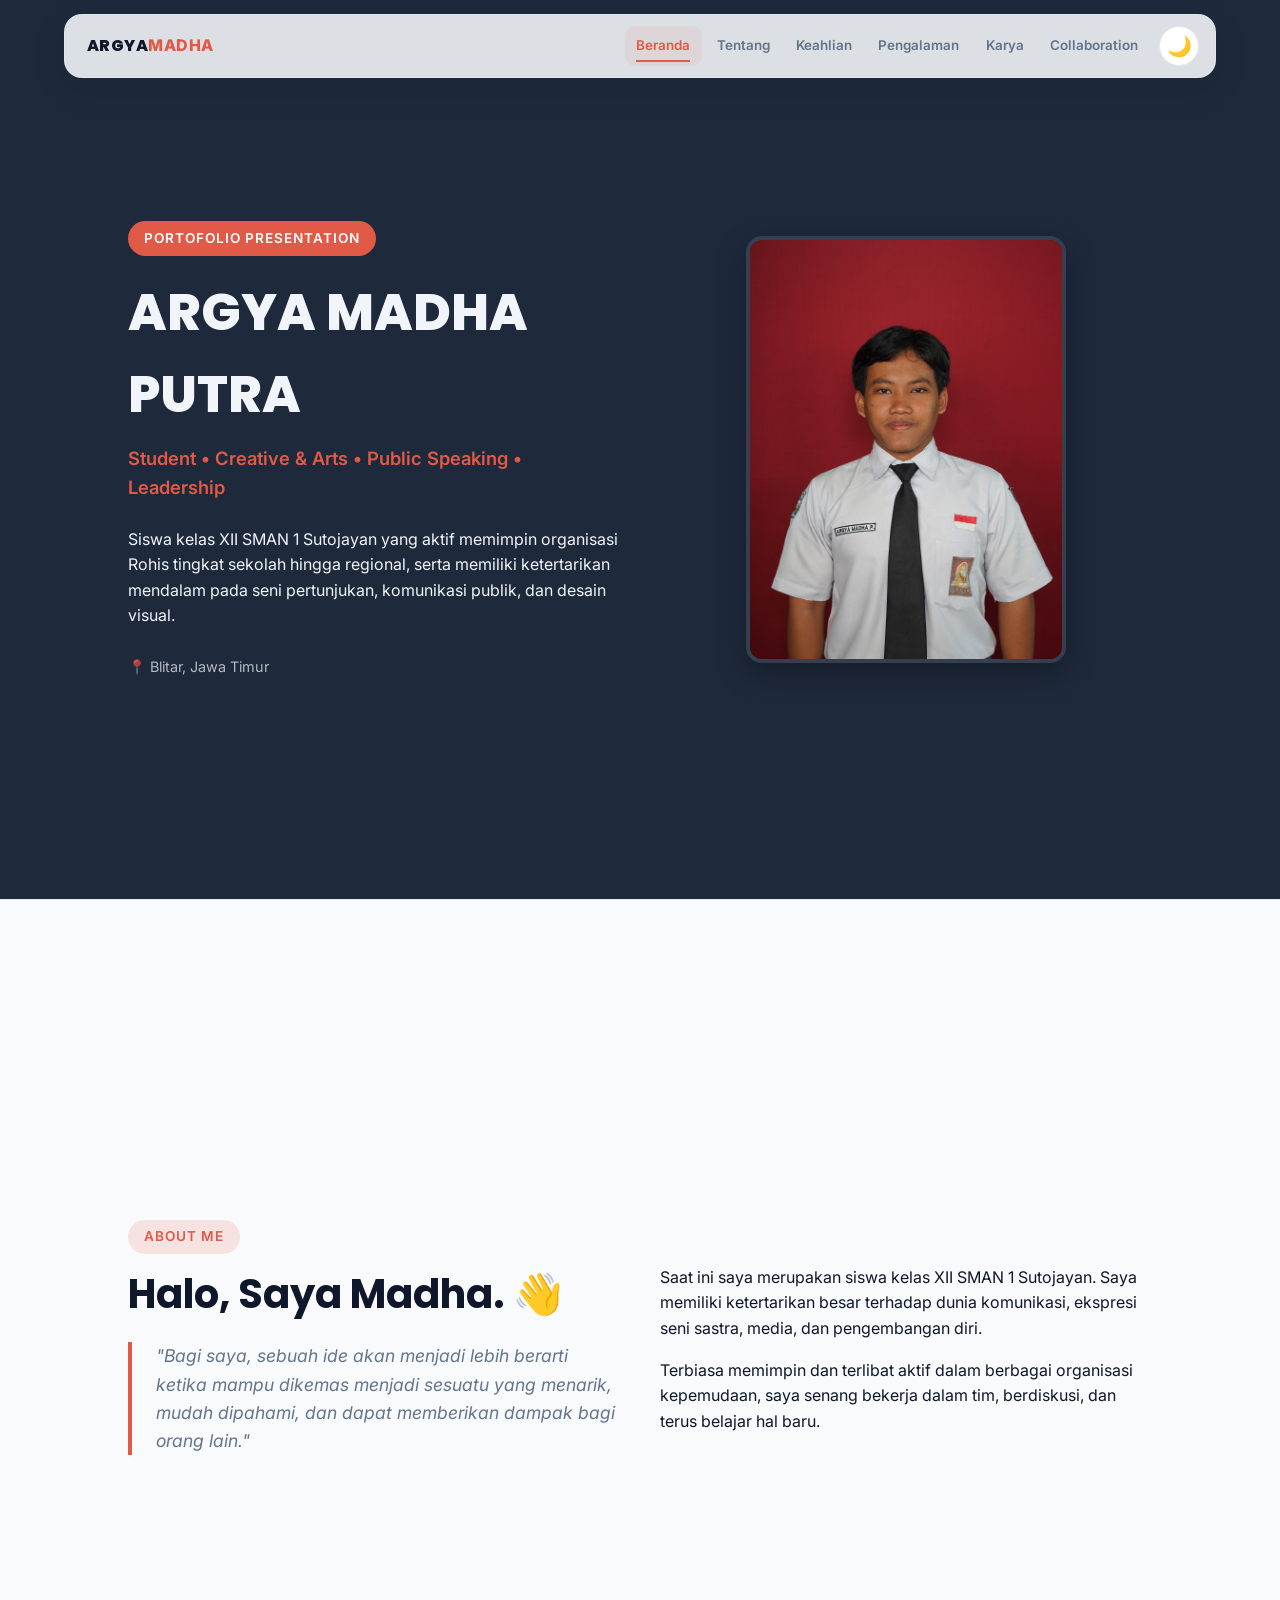
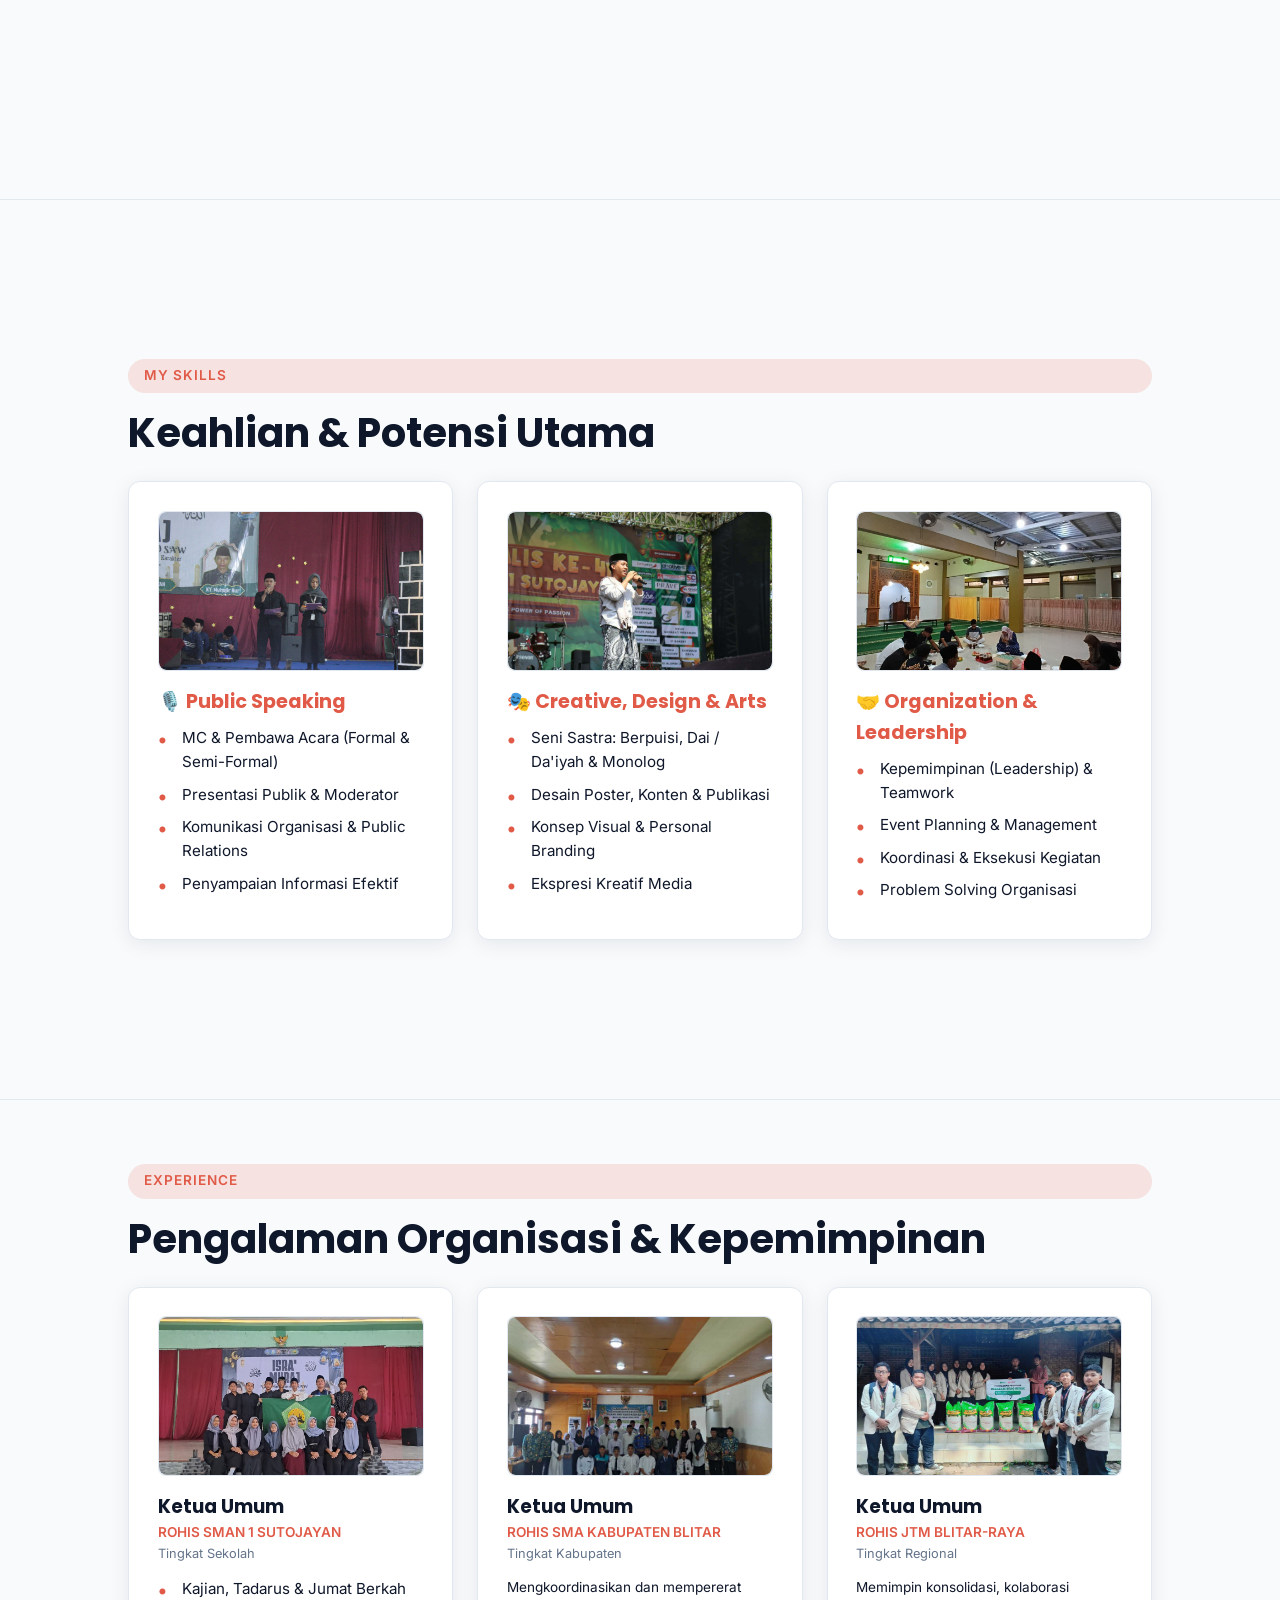
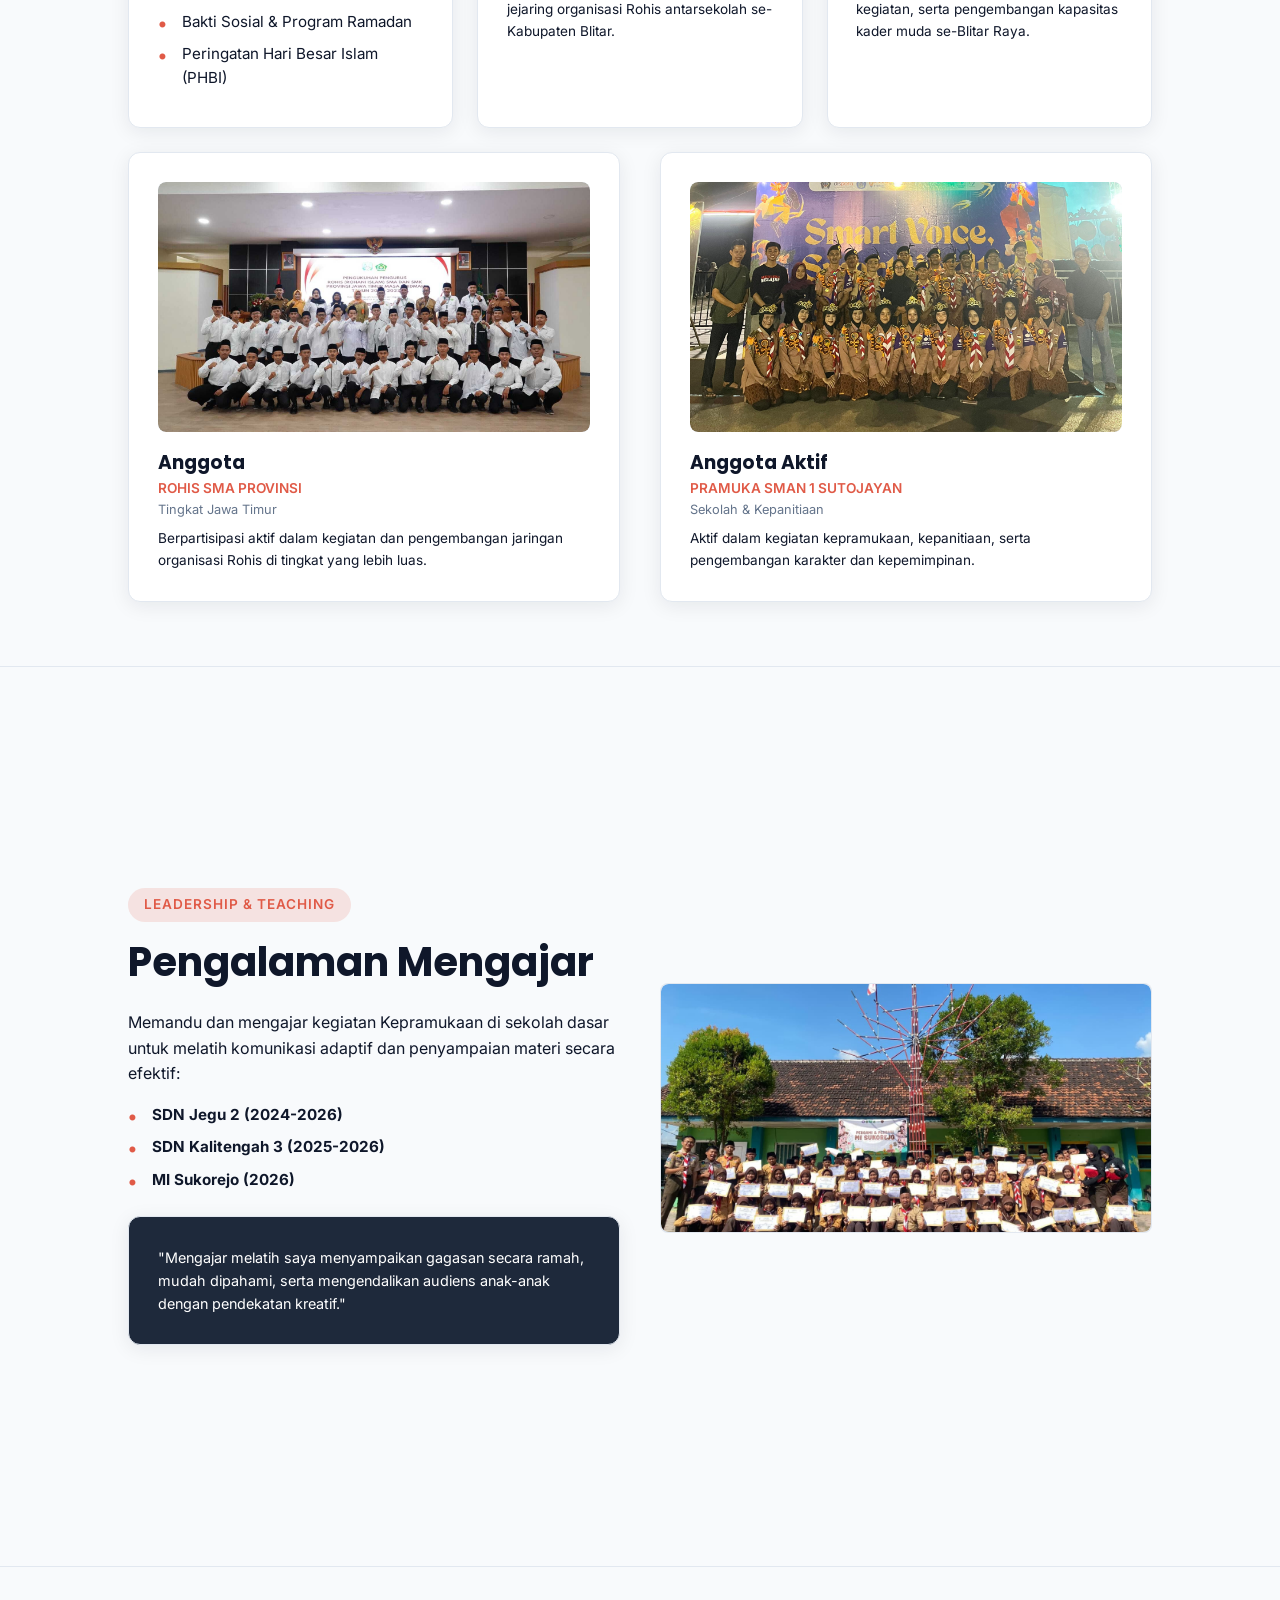
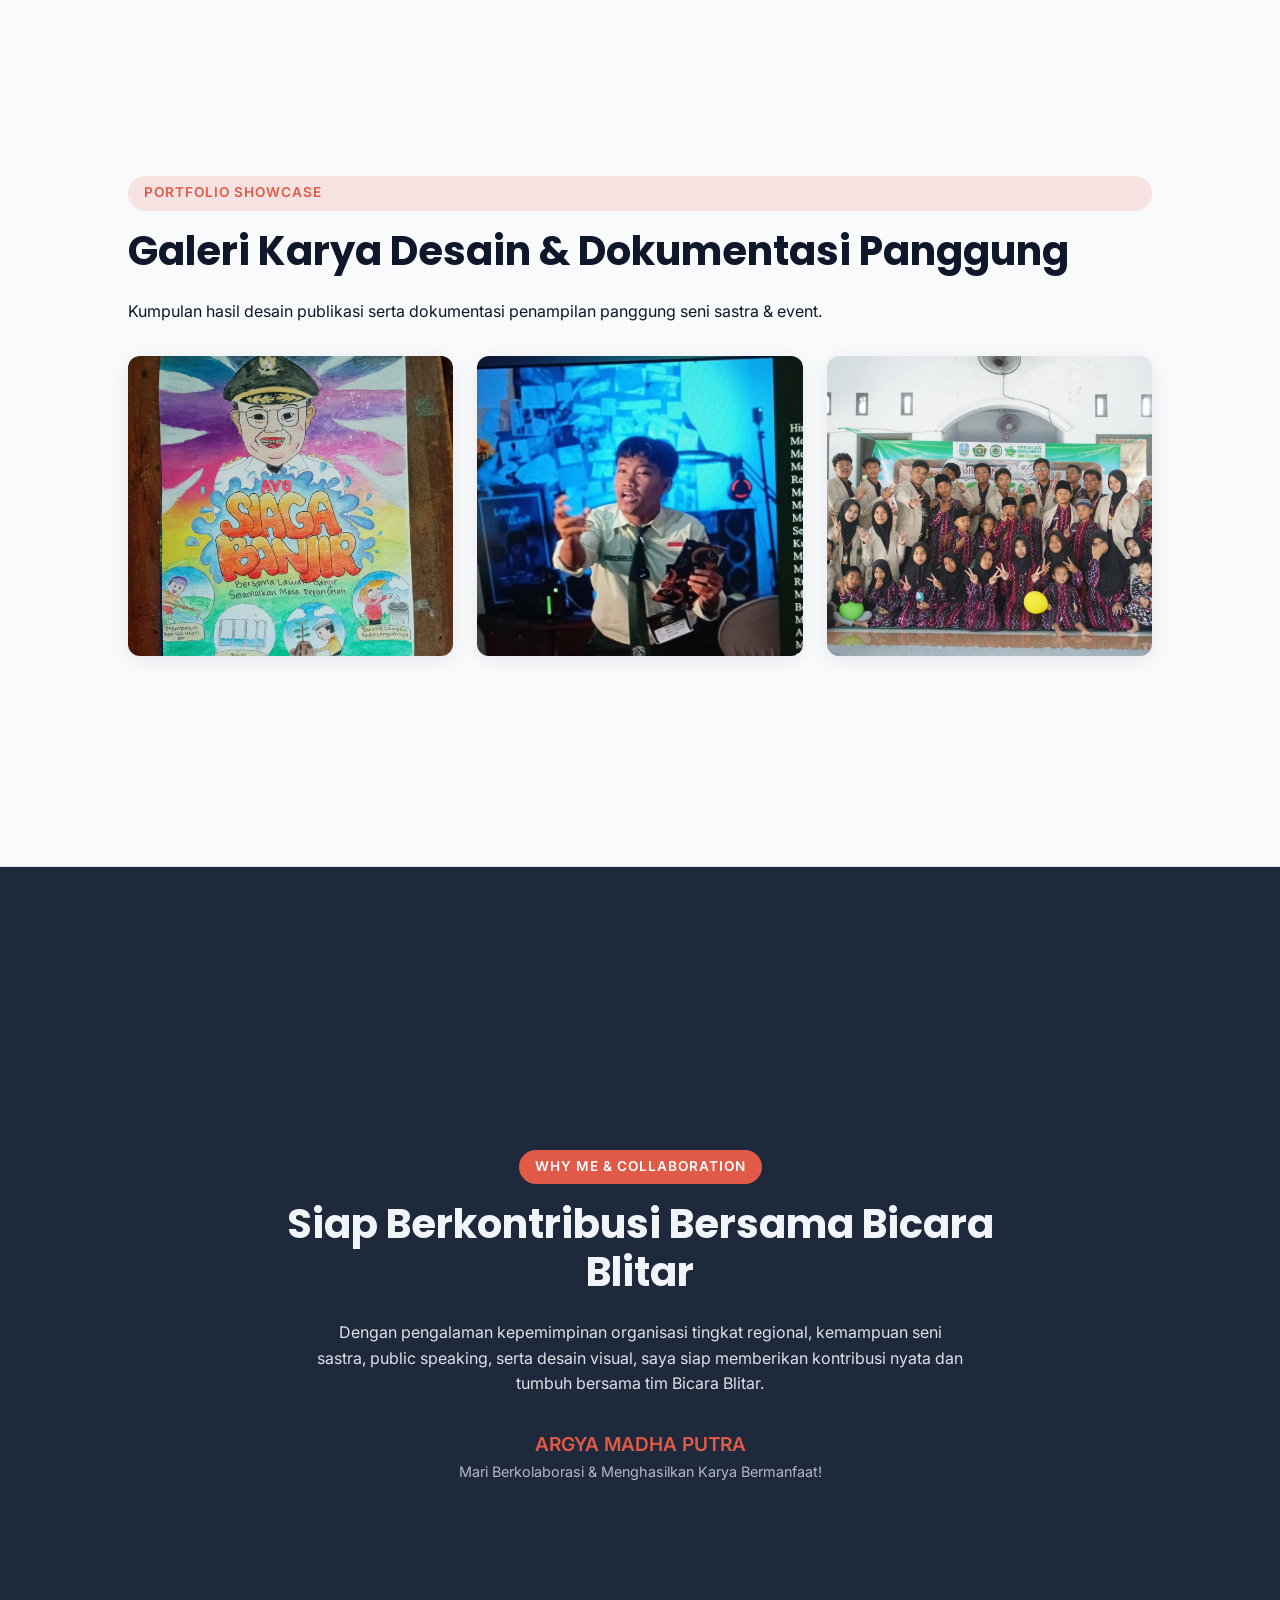
<file: index.html>
<!DOCTYPE html>
<html lang="id">
<head>
    <meta charset="UTF-8">
    <meta name="viewport" content="width=device-width, initial-scale=1.0">
    <title>Portofolio - Argya Madha Putra</title>
    <link rel="icon" href="assets/favicon.png">
    <!-- Google Fonts -->
    <link href="https://fonts.googleapis.com/css2?family=Inter:wght@300;400;600&family=Poppins:wght@600;700;800&display=swap" rel="stylesheet">
    <link rel="stylesheet" href="css/style.css">
</head>
<body>
    <div class="scroll-progress" aria-hidden="true"></div>
    <header class="site-header">
        <nav class="navbar" aria-label="Navigasi utama">
            <a href="#beranda" class="nav-brand">ARGYA<span>MADHA</span></a>
            <button class="hamburger" type="button" aria-label="Buka menu navigasi" aria-expanded="false" aria-controls="nav-menu">
                <span></span><span></span><span></span>
            </button>
            <div class="nav-menu" id="nav-menu">
                <a href="#beranda" class="nav-link active">Beranda</a>
                <a href="#tentang" class="nav-link">Tentang</a>
                <a href="#keahlian" class="nav-link">Keahlian</a>
                <a href="#pengalaman" class="nav-link">Pengalaman</a>
                <a href="#karya" class="nav-link">Karya</a>
                <a href="#Collaboration" class="nav-link">Collaboration</a>
                <button class="theme-toggle nav-theme-toggle" type="button" aria-label="Aktifkan mode gelap" title="Ganti mode tampilan">🌙</button>
            </div>
        </nav>
    </header>


    <!-- SLIDE 1: Cover -->
    <section id="beranda" class="slide slide-dark">
        <div class="grid-2">
            <div>
                <span class="tag reveal-item">Portofolio Presentation</span>
                <h1 class="hero-title reveal-item">ARGYA MADHA PUTRA</h1>
                <div class="hero-subtitle reveal-item">Student • Creative & Arts • Public Speaking • Leadership</div>
                <p class="hero-desc reveal-item">
                    Siswa kelas XII SMAN 1 Sutojayan yang aktif memimpin organisasi Rohis tingkat sekolah hingga regional, serta memiliki ketertarikan mendalam pada seni pertunjukan, komunikasi publik, dan desain visual.
                </p>
                <br>
                <p style="font-size: 0.9rem; opacity: 0.7;">📍 Blitar, Jawa Timur</p>
            </div>
            <div>
                <div class="profile-frame">
                    <img src="foto portofolio/DSC03046.JPG" style="width: 100%; height: 100%; object-fit: cover; object-position: top; display: block;">
                </div>
            </div>
        </div>
    </section>

    <!-- SLIDE 2: About Me -->
    <section id="tentang" class="slide">
        <div class="grid-2">
            <div>
                <span class="tag reveal-item">About Me</span>
                <h2 class="title reveal-item">Halo, Saya Madha. 👋</h2>
                <div class="quote-box">
                    "Bagi saya, sebuah ide akan menjadi lebih berarti ketika mampu dikemas menjadi sesuatu yang menarik, mudah dipahami, dan dapat memberikan dampak bagi orang lain."
                </div>
            </div>
            <div>
                <p style="margin-bottom: 1rem;">
                    Saat ini saya merupakan siswa kelas XII SMAN 1 Sutojayan. Saya memiliki ketertarikan besar terhadap dunia komunikasi, ekspresi seni sastra, media, dan pengembangan diri.
                </p>
                <p>
                    Terbiasa memimpin dan terlibat aktif dalam berbagai organisasi kepemudaan, saya senang bekerja dalam tim, berdiskusi, dan terus belajar hal baru.
                </p>
            </div>
        </div>
    </section>

    <!-- SLIDE 3: Skills -->
    <section id="keahlian" class="slide">
        <span class="tag reveal-item">My Skills</span>
        <h2 class="title reveal-item">Keahlian & Potensi Utama</h2>
        <div class="grid-3">
            <div class="card">
                <div class="img-placeholder">
                    <img src="foto portofolio/foto-mc.JPG" >
                </div>
                <h3 class="card-title">🎙️ Public Speaking</h3>
                <ul class="custom-list">
                    <li>MC & Pembawa Acara (Formal & Semi-Formal)</li>
                    <li>Presentasi Publik & Moderator</li>
                    <li>Komunikasi Organisasi & Public Relations</li>
                    <li>Penyampaian Informasi Efektif</li>
                </ul>
            </div>
            <div class="card">
                <div class="img-placeholder">
                    <img src="foto portofolio/daii.jpg">
                </div>
                <h3 class="card-title">🎭 Creative, Design & Arts</h3>
                <ul class="custom-list">
                    <li>Seni Sastra: Berpuisi, Dai / Da'iyah & Monolog</li>
                    <li>Desain Poster, Konten & Publikasi</li>
                    <li>Konsep Visual & Personal Branding</li>
                    <li>Ekspresi Kreatif Media</li>
                </ul>
            </div>
            <div class="card">
                <div class="img-placeholder">
                    <img src="foto portofolio/leader.jpg">
                </div>
                <h3 class="card-title">🤝 Organization & Leadership</h3>
                <ul class="custom-list">
                    <li>Kepemimpinan (Leadership) & Teamwork</li>
                    <li>Event Planning & Management</li>
                    <li>Koordinasi & Eksekusi Kegiatan</li>
                    <li>Problem Solving Organisasi</li>
                </ul>
            </div>
        </div>
    </section>

    <!-- SLIDE 4: Organizational Experience (LENGKAP SEMUA PENGALAMAN) -->
    <section id="pengalaman" class="slide">
        <span class="tag reveal-item">Experience</span>
        <h2 class="title reveal-item">Pengalaman Organisasi & Kepemimpinan</h2>
        
        <!-- Baris Pertama: Peran Ketua Umum -->
        <div class="grid-3" style="margin-bottom: 1.5rem;">
            <div class="card">
                <div class="img-placeholder">
                    <img src="foto portofolio/ROHIS-SMA-BETET.jpg">
                </div>
                <h3 style="color: var(--text-dark);">Ketua Umum</h3>
                <p style="color: var(--accent); font-weight: 600; font-size: 0.85rem;">ROHIS SMAN 1 SUTOJAYAN</p>
                <p style="font-size: 0.8rem; margin-bottom: 0.8rem; color: var(--text-muted);">Tingkat Sekolah</p>
                <ul class="custom-list">
                    <li>Kajian, Tadarus & Jumat Berkah</li>
                    <li>Bakti Sosial & Program Ramadan</li>
                    <li>Peringatan Hari Besar Islam (PHBI)</li>
                </ul>
            </div>
            <div class="card">
                <div class="img-placeholder">
                    <img src="foto portofolio/rohis kab.jpg">
                </div>
                <h3 style="color: var(--text-dark);">Ketua Umum</h3>
                <p style="color: var(--accent); font-weight: 600; font-size: 0.85rem;">ROHIS SMA KABUPATEN BLITAR</p>
                <p style="font-size: 0.8rem; margin-bottom: 0.8rem; color: var(--text-muted);">Tingkat Kabupaten</p>
                <p style="font-size: 0.85rem;">Mengkoordinasikan dan mempererat jejaring organisasi Rohis antarsekolah se-Kabupaten Blitar.</p>
            </div>
            <div class="card">
                <div class="img-placeholder">
                    <img src="foto portofolio/JTM.jpg">
                </div>
                <h3 style="color: var(--text-dark);">Ketua Umum</h3>
                <p style="color: var(--accent); font-weight: 600; font-size: 0.85rem;">ROHIS JTM BLITAR-RAYA</p>
                <p style="font-size: 0.8rem; margin-bottom: 0.8rem; color: var(--text-muted);">Tingkat Regional</p>
                <p style="font-size: 0.85rem;">Memimpin konsolidasi, kolaborasi kegiatan, serta pengembangan kapasitas kader muda se-Blitar Raya.</p>
            </div>
        </div>

        <!-- Baris Kedua: Peran Anggota (Provinsi & Pramuka) -->
        <div class="grid-2">
            <div class="card">
                <div class="img-placeholder" style="height: 250px; border: none; overflow: hidden; border-radius: 8px; padding: 0;">
                    <img src="foto portofolio/RHS-SMA-PROV.jpg" style="width: 100%; height: 100%; object-fit: cover; object-position: center; display: block;">
                </div>
                <h3 style="color: var(--text-dark);">Anggota</h3>
                <p style="color: var(--accent); font-weight: 600; font-size: 0.85rem;">ROHIS SMA PROVINSI</p>
                <p style="font-size: 0.8rem; margin-bottom: 0.5rem; color: var(--text-muted);">Tingkat Jawa Timur</p>
                <p style="font-size: 0.85rem;">Berpartisipasi aktif dalam kegiatan dan pengembangan jaringan organisasi Rohis di tingkat yang lebih luas.</p>
            </div>
            <div class="card">
                <div class="img-placeholder" style="height: 250px; border: none; overflow: hidden; border-radius: 8px; padding: 0;">
                    <img src="foto portofolio/PRAMUKA.jpg" style="width: 100%; height: 100%; object-fit: cover; object-position: bottom; display: block;">
                </div> 
                <h3 style="color: var(--text-dark);">Anggota Aktif</h3>
                <p style="color: var(--accent); font-weight: 600; font-size: 0.85rem;">PRAMUKA SMAN 1 SUTOJAYAN</p>
                <p style="font-size: 0.8rem; margin-bottom: 0.5rem; color: var(--text-muted);">Sekolah & Kepanitiaan</p>
                <p style="font-size: 0.85rem;">Aktif dalam kegiatan kepramukaan, kepanitiaan, serta pengembangan karakter dan kepemimpinan.</p>
            </div>
        </div>
    </section>

    <!-- SLIDE 5: Teaching & Leadership -->
    <section id="mengajar" class="slide">
        <div class="grid-2">
            <div>
                <span class="tag reveal-item">Leadership & Teaching</span>
                <h2 class="title reveal-item">Pengalaman Mengajar</h2>
                <p style="margin-bottom: 1rem;">
                    Memandu dan mengajar kegiatan Kepramukaan di sekolah dasar untuk melatih komunikasi adaptif dan penyampaian materi secara efektif:
                </p>
                <ul class="custom-list" style="margin-bottom: 1.5rem;">
                    <li><b>SDN Jegu 2 (2024-2026)</b></li>
                    <li><b>SDN Kalitengah 3 (2025-2026)</b></li>
                    <li><b>MI Sukorejo (2026)</b></li>
                </ul>
                <div class="card" style="background-color: var(--bg-dark); color: white;">
                    <p style="font-size: 0.9rem;">
                        "Mengajar melatih saya menyampaikan gagasan secara ramah, mudah dipahami, serta mengendalikan audiens anak-anak dengan pendekatan kreatif."
                    </p>
                </div>
            </div>
            <div>
                <div class="img-placeholder" style="height: 250px">
                    <img src="foto portofolio/NGAJAR.jpg">
                </div>
            </div>
        </div>
    </section>

    <!-- SLIDE 6: Creative Work & Arts Showcase -->
    <section id="karya" class="slide">
        <span class="tag reveal-item">Portfolio Showcase</span>
        <h2 class="title reveal-item">Galeri Karya Desain & Dokumentasi Panggung</h2>
        <p style="margin-bottom: 2rem;">Kumpulan hasil desain publikasi serta dokumentasi penampilan panggung seni sastra & event.</p>
        <div class="grid-3">
    <div class="card" style="padding: 0; border: none; overflow: hidden; border-radius: 12px; height: 300px;">
        <img src="foto portofolio/poster.jpg" style="width: 100%; height: 100%; object-fit: cover; object-position: center; display: block;">
    </div>
    <div class="card" style="padding: 0; border: none; overflow: hidden; border-radius: 12px; height: 300px;">
        <img src="foto portofolio/PUISIII.jpg" style="width: 100%; height: 100%; object-fit: cover; object-position: center; display: block;">
    </div>
    <div class="card" style="padding: 0; border: none; overflow: hidden; border-radius: 12px; height: 300px;">
        <img src="foto portofolio/jtm lagi.jpg" style="width: 100%; height: 100%; object-fit: cover; object-position: center; display: block;">
    </div>
</div>
    </section>
    <section id="Collaboration" class="slide slide-dark" style="text-align: center; align-items: center;">
        <span class="tag reveal-item">Why Me & Collaboration</span>
        <h2 class="title" style="max-width: 800px;">Siap Berkontribusi Bersama Bicara Blitar</h2>
        <p style="max-width: 650px; margin-bottom: 2rem; opacity: 0.9;">
            Dengan pengalaman kepemimpinan organisasi tingkat regional, kemampuan seni sastra, public speaking, serta desain visual, saya siap memberikan kontribusi nyata dan tumbuh bersama tim Bicara Blitar.
        </p>
        <div style="font-size: 1.2rem; font-weight: 600; color: var(--accent);">
            ARGYA MADHA PUTRA
        </div>
        <p style="font-size: 0.9rem; opacity: 0.7;">Mari Berkolaborasi & Menghasilkan Karya Bermanfaat!</p>
    </section>
    <button class="back-to-top" type="button" aria-label="Kembali ke atas" title="Kembali ke atas">↑</button>
    <script src="js/script.js"></script>
</body>
</html>
</file>
<file: css/style.css>
:root {
    --bg-dark: #1E293B;
    --bg-light: #F8FAFC;
    --card-bg: #FFFFFF;
    --accent: #E05A47;
    --text-dark: #0F172A;
    --text-muted: #64748B;
    --text-light: #F1F5F9;
    --border: #E2E8F0;
    --soft-bg: #E2E8F0;
    --shadow: rgba(15, 23, 42, 0.08);
}

body.dark-mode {
    --bg-light: #0B1120;
    --card-bg: #172033;
    --text-dark: #F8FAFC;
    --text-muted: #AAB6C7;
    --border: #2B3A52;
    --soft-bg: #1E293B;
    --shadow: rgba(0, 0, 0, 0.28);
}

        * {
            margin: 0;
            padding: 0;
            box-sizing: border-box;
            font-family: 'Inter', sans-serif;
        }

        body {
            background-color: var(--bg-light);
            color: var(--text-dark);
            transition: background-color 0.35s ease, color 0.35s ease;
            line-height: 1.6;
            scroll-behavior: smooth;
        }

        h1, h2, h3, h4 {
            font-family: 'Poppins', sans-serif;
        }

        .slide {
            min-height: 100vh;
            padding: 4rem 10%;
            display: flex;
            flex-direction: column;
            justify-content: center;
            border-bottom: 1px solid var(--border);
        }

        .slide-dark {
            background-color: var(--bg-dark);
            color: var(--text-light);
        }

        .tag {
            display: inline-block;
            background-color: rgba(224, 90, 71, 0.15);
            color: var(--accent);
            padding: 0.4rem 1rem;
            border-radius: 20px;
            font-weight: 600;
            font-size: 0.85rem;
            margin-bottom: 1rem;
            text-transform: uppercase;
            letter-spacing: 1px;
        }

        .slide-dark .tag {
            background-color: var(--accent);
            color: white;
        }

        .title {
            font-size: 2.5rem;
            margin-bottom: 1.5rem;
            line-height: 1.2;
        }

        .grid-2 {
            display: grid;
            grid-template-columns: 1fr 1fr;
            gap: 2.5rem;
            align-items: center;
        }

        .grid-3 {
            display: grid;
            grid-template-columns: repeat(auto-fit, minmax(280px, 1fr));
            gap: 1.5rem;
        }

        .card {
            background-color: var(--card-bg);
            padding: 1.8rem;
            border-radius: 12px;
            box-shadow: 0 4px 20px var(--shadow);
            border: 1px solid var(--border);
            transition: transform 0.3s ease;
        }

        .card:hover {
            transform: translateY(-5px);
        }

        .card-title {
            font-size: 1.2rem;
            color: var(--accent);
            margin-bottom: 0.5rem;
        }

        ul.custom-list {
            list-style: none;
        }

        ul.custom-list li {
            position: relative;
            padding-left: 1.5rem;
            margin-bottom: 0.5rem;
            font-size: 0.95rem;
        }

        ul.custom-list li::before {
            content: "•";
            color: var(--accent);
            font-weight: bold;
            font-size: 1.2rem;
            position: absolute;
            left: 0;
            top: -2px;
        }

        .hero-title {
            font-size: 3.2rem;
            font-weight: 800;
            margin-bottom: 0.5rem;
        }

        .hero-subtitle {
            font-size: 1.15rem;
            color: var(--accent);
            font-weight: 600;
            margin-bottom: 1.5rem;
        }

        .hero-desc {
            font-size: 1rem;
            opacity: 0.9;
            max-width: 600px;
        }

        .profile-frame {
            width: 100%;
            max-width: 320px;
            aspect-ratio: 3/4;
            border-radius: 16px;
            overflow: hidden;
            box-shadow: 0 10px 30px rgba(0,0,0,0.3);
            border: 4px solid rgba(255, 255, 255, 0.1);
            margin: 0 auto;
        }

        .profile-img {
            width: 100%;
            height: 100%;
            object-fit: contain;
            display: block;
        }

        .img-placeholder {
            width: 100%;
            height: 160px;
            background-color: var(--soft-bg);
            border-radius: 8px;
            display: flex;
            align-items: center;
            justify-content: center;
            color: var(--text-muted);
            font-size: 0.85rem;
            margin-bottom: 1rem;
            overflow: hidden;
            border: 1px dashed var(--border);
        }

        .img-placeholder img {
            width: 100%;
            height: 100%;
            object-fit: cover;
            border-radius: 8px;
        }

        .quote-box {
            border-left: 4px solid var(--accent);
            padding-left: 1.5rem;
            margin: 1.5rem 0;
            font-style: italic;
            font-size: 1.1rem;
            color: var(--text-muted);
        }

        @media (max-width: 768px) {
            .grid-2 { grid-template-columns: 1fr; }
            .hero-title { font-size: 2.3rem; }
            .slide { padding: 3rem 6%; }
        }

/* ===== ANIMATIONS ===== */
html {
    scroll-behavior: smooth;
}

body {
    overflow-x: hidden;
}

.slide {
    opacity: 0;
    transform: translateY(35px);
    transition: opacity 0.8s ease, transform 0.8s ease;
}

.slide.is-visible {
    opacity: 1;
    transform: translateY(0);
}

.slide > * {
    transition: transform 0.7s ease, opacity 0.7s ease;
}

.reveal-item {
    opacity: 0;
    transform: translateY(22px);
    transition: opacity 0.65s ease, transform 0.65s ease;
}

.slide.is-visible .reveal-item {
    opacity: 1;
    transform: translateY(0);
}

.card {
    transition: transform 0.35s ease, box-shadow 0.35s ease;
}

.card:hover {
    transform: translateY(-8px);
    box-shadow: 0 14px 35px rgba(15, 23, 42, 0.12);
}

.profile-frame img,
.img-placeholder img {
    transition: transform 0.6s ease;
}

.profile-frame:hover img,
.img-placeholder:hover img {
    transform: scale(1.04);
}

.tag {
    animation: tagPulse 3s ease-in-out infinite;
}

@keyframes tagPulse {
    0%, 100% { transform: translateY(0); }
    50% { transform: translateY(-2px); }
}

.scroll-progress {
    position: fixed;
    top: 0;
    left: 0;
    width: 0;
    height: 4px;
    background: var(--accent);
    z-index: 9999;
    transition: width 0.08s linear;
}

.back-to-top {
    position: fixed;
    right: 20px;
    bottom: 20px;
    width: 44px;
    height: 44px;
    border: 0;
    border-radius: 50%;
    background: var(--accent);
    color: white;
    cursor: pointer;
    font-size: 20px;
    box-shadow: 0 8px 25px rgba(0,0,0,0.2);
    opacity: 0;
    visibility: hidden;
    transform: translateY(12px);
    transition: 0.3s ease;
    z-index: 9998;
}

.back-to-top.show {
    opacity: 1;
    visibility: visible;
    transform: translateY(0);
}

@media (prefers-reduced-motion: reduce) {
    html {
        scroll-behavior: auto;
    }

    .slide,
    .reveal-item,
    .card,
    .profile-frame img,
    .img-placeholder img {
        transition: none !important;
        animation: none !important;
    }
}


/* ===== THEME TOGGLE ===== */
.theme-toggle {
    position: fixed;
    top: 18px;
    right: 20px;
    width: 46px;
    height: 46px;
    border: 1px solid var(--border);
    border-radius: 50%;
    background: var(--card-bg);
    color: var(--text-dark);
    cursor: pointer;
    font-size: 20px;
    display: grid;
    place-items: center;
    box-shadow: 0 8px 25px var(--shadow);
    transition: transform .25s ease, background-color .35s ease, color .35s ease, border-color .35s ease;
    z-index: 10000;
}

.theme-toggle:hover {
    transform: rotate(15deg) scale(1.08);
}

.theme-toggle:active {
    transform: scale(.94);
}

body.dark-mode .slide:not(.slide-dark) {
    background: #0B1120;
}

body.dark-mode .slide-dark {
    background: #020617;
}

body.dark-mode .card {
    box-shadow: 0 14px 35px rgba(0,0,0,.25);
}

body.dark-mode .img-placeholder {
    background: #1E293B;
}

@media (max-width: 768px) {
    .theme-toggle {
        top: 12px;
        right: 12px;
        width: 42px;
        height: 42px;
        font-size: 18px;
    }
}

/* ===== NAVBAR ===== */
.site-header {
    position: fixed;
    top: 0;
    left: 0;
    width: 100%;
    z-index: 1000;
    padding: 14px 5%;
    pointer-events: none;
}

.navbar {
    max-width: 1180px;
    margin: 0 auto;
    min-height: 64px;
    padding: 0.65rem 1rem 0.65rem 1.35rem;
    display: flex;
    align-items: center;
    justify-content: space-between;
    gap: 1rem;
    background: rgba(248, 250, 252, 0.88);
    border: 1px solid rgba(226, 232, 240, 0.85);
    box-shadow: 0 10px 35px rgba(15, 23, 42, 0.10);
    backdrop-filter: blur(18px);
    -webkit-backdrop-filter: blur(18px);
    border-radius: 18px;
    pointer-events: auto;
    transition: background-color .35s ease, border-color .35s ease, box-shadow .35s ease;
}

body.dark-mode .navbar {
    background: rgba(11, 17, 32, 0.88);
    border-color: rgba(43, 58, 82, 0.9);
    box-shadow: 0 10px 35px rgba(0,0,0,.25);
}

.nav-brand {
    color: var(--text-dark);
    text-decoration: none;
    font-family: 'Poppins', sans-serif;
    font-size: 1rem;
    font-weight: 800;
    letter-spacing: .5px;
    white-space: nowrap;
}

.nav-brand span { color: var(--accent); }

.nav-menu {
    display: flex;
    align-items: center;
    justify-content: flex-end;
    gap: .25rem;
}

.nav-link {
    position: relative;
    color: var(--text-muted);
    text-decoration: none;
    padding: .6rem .7rem;
    border-radius: 10px;
    font-size: .84rem;
    font-weight: 600;
    transition: color .25s ease, background-color .25s ease;
}

.nav-link:hover, .nav-link.active {
    color: var(--accent);
    background: rgba(224, 90, 71, .08);
}

.nav-link::after {
    content: '';
    position: absolute;
    left: .7rem;
    right: .7rem;
    bottom: .28rem;
    height: 2px;
    background: var(--accent);
    transform: scaleX(0);
    transform-origin: center;
    transition: transform .25s ease;
}

.nav-link:hover::after, .nav-link.active::after { transform: scaleX(1); }

.nav-theme-toggle {
    position: static;
    width: 40px;
    height: 40px;
    margin-left: .35rem;
    border: 1px solid var(--border);
    box-shadow: none;
    flex: 0 0 auto;
}

.hamburger {
    display: none;
    width: 44px;
    height: 44px;
    border: 1px solid var(--border);
    background: var(--card-bg);
    border-radius: 12px;
    cursor: pointer;
    align-items: center;
    justify-content: center;
    flex-direction: column;
    gap: 5px;
}

.hamburger span {
    width: 21px;
    height: 2px;
    border-radius: 10px;
    background: var(--text-dark);
    transition: transform .3s ease, opacity .3s ease;
}

.hamburger.is-open span:nth-child(1) { transform: translateY(7px) rotate(45deg); }
.hamburger.is-open span:nth-child(2) { opacity: 0; }
.hamburger.is-open span:nth-child(3) { transform: translateY(-7px) rotate(-45deg); }

.back-to-top {
    position: fixed;
    right: 24px;
    bottom: 24px;
    z-index: 900;
    width: 46px;
    height: 46px;
    border: 0;
    border-radius: 50%;
    background: var(--accent);
    color: white;
    font-size: 1.25rem;
    cursor: pointer;
    box-shadow: 0 10px 25px rgba(224, 90, 71, .3);
    opacity: 0;
    visibility: hidden;
    transform: translateY(12px);
    transition: .3s ease;
}

.back-to-top.show { opacity: 1; visibility: visible; transform: translateY(0); }

@media (max-width: 900px) {
    .site-header { padding: 10px 4%; }
    .navbar { border-radius: 15px; }
    .hamburger { display: flex; }
    .nav-menu {
        position: absolute;
        top: calc(100% + 9px);
        left: 0;
        right: 0;
        padding: .65rem;
        display: flex;
        flex-direction: column;
        align-items: stretch;
        background: var(--card-bg);
        border: 1px solid var(--border);
        border-radius: 15px;
        box-shadow: 0 18px 35px var(--shadow);
        opacity: 0;
        visibility: hidden;
        transform: translateY(-10px) scale(.98);
        transform-origin: top;
        transition: opacity .25s ease, transform .25s ease, visibility .25s ease;
    }
    .nav-menu.is-open { opacity: 1; visibility: visible; transform: translateY(0) scale(1); }
    .nav-link { width: 100%; padding: .8rem .9rem; }
    .nav-link::after { left: .9rem; right: auto; width: 35px; bottom: .5rem; }
    .nav-theme-toggle { align-self: flex-start; margin: .35rem 0 .15rem; }
    .slide { padding-top: 7rem; }
}

@media (max-width: 480px) {
    .site-header { padding-left: 3%; padding-right: 3%; }
    .navbar { padding-left: 1rem; }
    .nav-brand { font-size: .9rem; }
    .back-to-top { right: 16px; bottom: 16px; }
}
</file>
